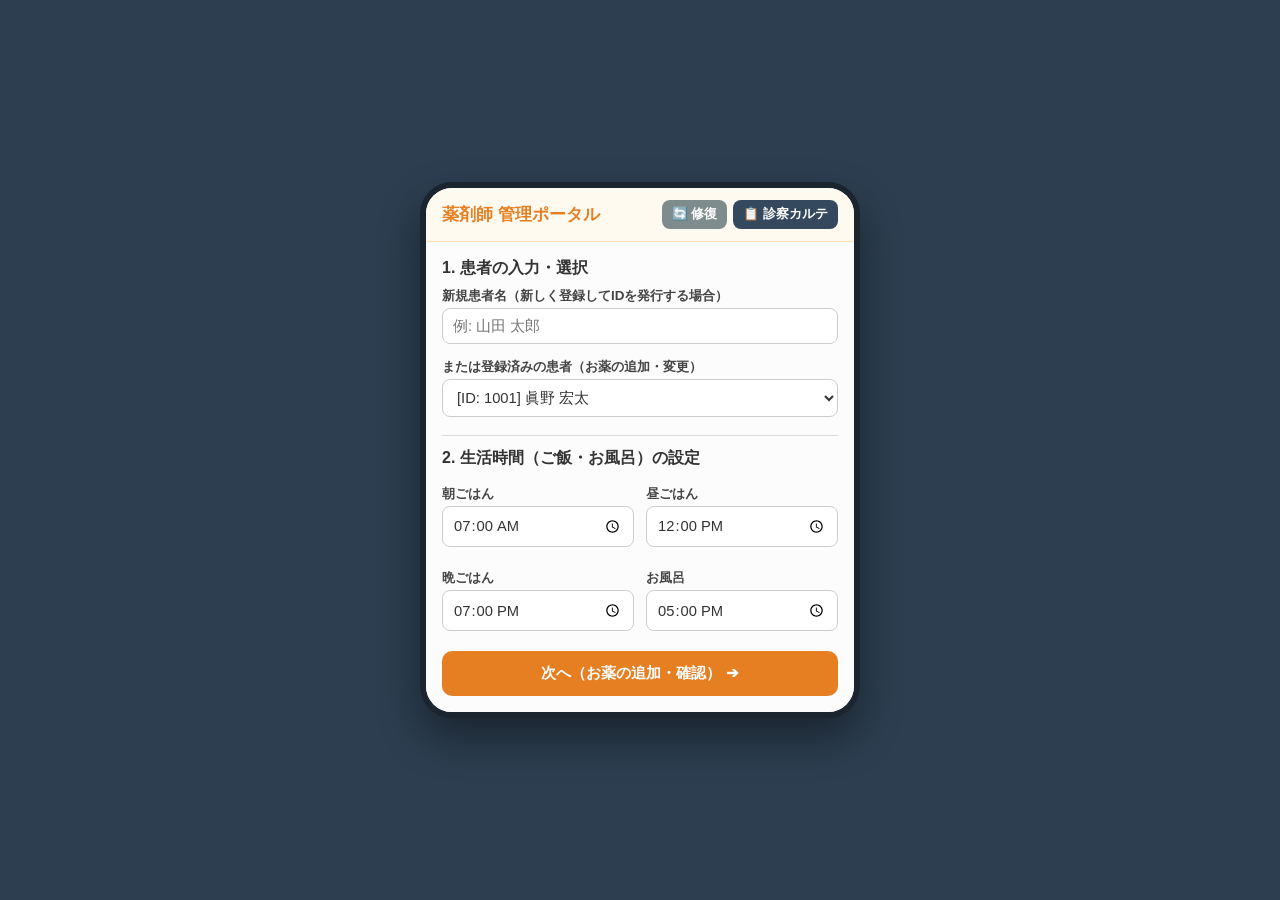
<file: index.html>
<!DOCTYPE html>
<html lang="ja">
<head>
  <meta charset="UTF-8">
  <meta name="viewport" content="width=device-width, initial-scale=1.0">
  <title>薬剤師・看護師 管理ポータル</title>
  <style>
    * {
      box-sizing: border-box;
      margin: 0;
      padding: 0;
      font-family: 'Hiragino Maru Gothic ProN', 'Yu Gothic', 'Meiryo', sans-serif;
      user-select: none;
    }

    body {
      background-color: #2c3e50;
      display: flex;
      justify-content: center;
      align-items: center;
      min-height: 100vh;
      padding: 15px;
    }

    .phone-frame {
      width: 100%;
      max-width: 440px;
      height: auto;
      max-height: 92vh;
      background-color: #ffffff;
      border-radius: 32px;
      box-shadow: 0 20px 40px rgba(0, 0, 0, 0.4);
      display: flex;
      flex-direction: column;
      overflow: hidden;
      border: 6px solid #1a252f;
      position: relative;
    }

    @media (max-width: 500px) {
      body {
        padding: 0;
        background-color: #fcfcfc;
        align-items: stretch;
      }
      .phone-frame {
        max-width: 100%;
        max-height: none;
        min-height: 100dvh;
        border: none;
        border-radius: 0;
        box-shadow: none;
      }
    }

    .app-header {
      background-color: #fffaf0;
      padding: 12px 16px;
      display: flex;
      justify-content: space-between;
      align-items: center;
      border-bottom: 1.5px solid #ffe0b2;
      flex-shrink: 0;
    }

    .header-title {
      font-size: 1.05rem;
      font-weight: 900;
      color: #e67e22;
    }

    .header-actions {
      display: flex;
      gap: 6px;
    }

    .header-mini-btn {
      background: #34495e;
      color: #fff;
      border: none;
      padding: 6px 10px;
      border-radius: 8px;
      font-size: 0.8rem;
      font-weight: 700;
      cursor: pointer;
    }

    .header-reset-btn {
      background: #7f8c8d;
    }

    .app-content {
      flex: 1;
      overflow-y: auto;
      background-color: #fcfcfc;
    }

    .screen {
      display: none;
      padding: 16px;
    }

    .screen.active {
      display: flex;
      flex-direction: column;
    }

    .pharmacist-container h3,
    .carte-container h3 {
      font-size: 1rem;
      font-weight: 900;
      color: #333;
      margin-bottom: 8px;
    }

    .pharmacist-container h4,
    .carte-container h4 {
      font-size: 0.85rem;
      font-weight: 700;
      color: #555;
      margin-bottom: 4px;
    }

    label {
      font-size: 0.84rem;
      font-weight: 700;
      color: #444;
      margin-top: 8px;
      margin-bottom: 3px;
      display: block;
    }

    input[type="text"],
    input[type="time"],
    select,
    textarea {
      width: 100%;
      padding: 9px 10px;
      border: 1.5px solid #ccc;
      border-radius: 8px;
      font-size: 0.92rem;
      margin-bottom: 6px;
      background-color: #fff;
      color: #333;
      user-select: text;
    }

    .time-grid {
      display: grid;
      grid-template-columns: 1fr 1fr;
      gap: 8px 12px;
    }

    .divider {
      margin: 12px 0;
      border: 0;
      height: 1px;
      background: #ddd;
    }

    .action-btn {
      width: 100%;
      padding: 12px;
      background: #2ecc71;
      color: #fff;
      border: none;
      border-radius: 10px;
      font-size: 0.96rem;
      font-weight: 900;
      cursor: pointer;
      margin-top: 10px;
    }

    .action-btn:active {
      transform: scale(0.98);
    }

    .btn-orange {
      background-color: #e67e22;
      margin-top: 14px;
    }

    .btn-blue {
      background-color: #2980b9;
      padding: 9px;
      font-size: 0.88rem;
      margin-top: 0;
      margin-bottom: 8px;
    }

    .btn-green {
      background-color: #27ae60;
      padding: 10px;
      font-size: 0.92rem;
    }

    .target-patient-box {
      background: #fff3e0;
      border: 1.5px solid #ffe0b2;
      border-radius: 8px;
      padding: 8px 12px;
      margin-bottom: 10px;
      font-size: 0.9rem;
      color: #333;
      display: flex;
      justify-content: space-between;
      align-items: center;
    }

    .target-patient-box span {
      font-weight: 900;
      color: #e67e22;
    }

    .target-id-line {
      background: #fff;
      border: 1px solid #f39c12;
      padding: 2px 8px;
      border-radius: 6px;
      font-size: 0.84rem;
      color: #d35400;
    }

    .instruction-box {
      background: #f8f9fa;
      border-left: 4px solid #27ae60;
      padding: 7px 10px;
      margin-bottom: 10px;
      border-radius: 4px;
      font-size: 0.78rem;
      color: #555;
      line-height: 1.4;
    }

    #qr-reader-container {
      display: none;
      margin-bottom: 10px;
    }

    #qr-reader {
      width: 100%;
    }

    .cancel-scan-btn {
      margin-top: 6px;
      width: 100%;
      padding: 8px;
      background: #e74c3c;
      color: #fff;
      border: none;
      border-radius: 6px;
      font-size: 0.85rem;
      font-weight: bold;
      cursor: pointer;
    }

    .checkbox-group,
    .radio-group {
      display: flex;
      flex-wrap: wrap;
      gap: 8px 12px;
      padding: 8px 10px;
      background: #fff;
      border: 1.5px solid #ccc;
      border-radius: 8px;
      margin-bottom: 8px;
    }

    .radio-group {
      background: #f4f9ff;
      border-color: #a5d8ff;
    }

    .checkbox-group label,
    .radio-group label {
      display: flex;
      align-items: center;
      gap: 5px;
      font-size: 0.86rem;
      margin: 0;
      cursor: pointer;
    }

    .registered-medicines-list {
      margin-top: 12px;
    }

    #medicine-list {
      list-style: none;
      max-height: 260px;
      overflow-y: auto;
    }

    .med-edit-card {
      background: #fff;
      border: 1.5px solid #dfe6e9;
      border-left: 4px solid #27ae60;
      border-radius: 10px;
      padding: 9px 10px;
      margin-bottom: 8px;
      font-size: 0.84rem;
    }

    .med-edit-header {
      display: flex;
      justify-content: space-between;
      align-items: center;
      margin-bottom: 6px;
      padding-bottom: 5px;
      border-bottom: 1px dashed #e9ecef;
    }

    .med-edit-title {
      font-size: 0.9rem;
      color: #2d3436;
    }

    .med-meal-slots {
      display: flex;
      flex-direction: column;
      gap: 5px;
      margin-bottom: 6px;
    }

    .meal-slot-row {
      display: flex;
      align-items: center;
      justify-content: space-between;
      background: #f8f9fa;
      padding: 4px 8px;
      border-radius: 6px;
    }

    .meal-slot-check {
      display: flex;
      align-items: center;
      gap: 6px;
      margin: 0;
      font-size: 0.84rem;
      font-weight: 900;
      color: #333;
      cursor: pointer;
    }

    .meal-slot-select {
      width: auto !important;
      min-width: 105px;
      padding: 4px 6px !important;
      margin: 0 !important;
      font-size: 0.82rem !important;
      font-weight: 700;
      border: 1.5px solid #74c0fc !important;
      border-radius: 6px !important;
      background: #fff;
      color: #1864ab;
    }

    .meal-slot-select:disabled {
      opacity: 0.4;
      border-color: #ced4da !important;
      color: #868e96;
    }

    .extra-timing-row {
      display: flex;
      gap: 14px;
      padding: 2px 4px 0;
    }

    .extra-timing-row label {
      display: flex;
      align-items: center;
      gap: 5px;
      margin: 0;
      font-size: 0.82rem;
      color: #495057;
      cursor: pointer;
    }

    .del-med-btn {
      background: #ffe3e3;
      color: #e03131;
      border: none;
      border-radius: 6px;
      padding: 4px 9px;
      font-size: 0.78rem;
      font-weight: 700;
      cursor: pointer;
    }

    .back-step-btn {
      margin-top: 8px;
      width: 100%;
      padding: 9px;
      background: #7f8c8d;
      color: #fff;
      border: none;
      border-radius: 8px;
      font-size: 0.85rem;
      font-weight: 700;
      cursor: pointer;
    }

    .carte-header-badge {
      background: #2c3e50;
      color: #fff;
      text-align: center;
      padding: 7px;
      border-radius: 8px;
      font-size: 0.9rem;
      font-weight: 900;
      margin-bottom: 8px;
    }

    .issued-id-banner {
      background: linear-gradient(135deg, #ebf5fb 0%, #d6eaf8 100%);
      border: 2px solid #2980b9;
      border-radius: 12px;
      padding: 10px;
      margin-top: 8px;
      text-align: center;
    }

    .issued-id-label {
      font-size: 0.82rem;
      font-weight: 900;
      color: #1f618d;
    }

    .issued-id-number {
      font-size: 2rem;
      font-weight: 900;
      color: #154360;
      letter-spacing: 0.12em;
      margin: 2px 0;
      user-select: text;
    }

    .issued-id-note {
      font-size: 0.75rem;
      color: #2c3e50;
    }

    .carte-card {
      background: #fff;
      border: 2px solid #dfe6e9;
      border-radius: 12px;
      padding: 12px;
      margin-top: 8px;
      margin-bottom: 10px;
    }

    .carte-patient-title {
      font-size: 1.15rem;
      font-weight: 900;
      color: #2d3436;
      border-bottom: 2px solid #e67e22;
      padding-bottom: 6px;
      margin-bottom: 10px;
      display: flex;
      justify-content: space-between;
      align-items: baseline;
    }

    .carte-sub {
      font-size: 0.75rem;
      font-weight: 500;
      color: #7f8c8d;
    }

    .carte-section {
      margin-bottom: 10px;
    }

    .carte-schedule-grid {
      display: grid;
      grid-template-columns: 1fr 1fr;
      gap: 4px 8px;
      background: #f8f9fa;
      padding: 8px;
      border-radius: 8px;
      font-size: 0.85rem;
    }

    .carte-med-list {
      list-style: none;
    }

    .carte-med-list li {
      background: #eef7f2;
      border-left: 3px solid #27ae60;
      padding: 7px 9px;
      margin-bottom: 5px;
      border-radius: 4px;
      font-size: 0.85rem;
    }
  </style>
</head>
<body>

  <div class="phone-frame">
    <header class="app-header">
      <div class="header-title">薬剤師 管理ポータル</div>
      <div class="header-actions">
        <button type="button" id="header-reset-btn" class="header-mini-btn header-reset-btn">🔄 修復</button>
        <button type="button" id="header-carte-btn" class="header-mini-btn">📋 診察カルテ</button>
      </div>
    </header>

    <main class="app-content">
      <!-- 画面1: 患者選択 & 生活時間設定 -->
      <section id="screen-step1" class="screen active">
        <div class="pharmacist-container">
          
          <div class="patient-section">
            <h3>1. 患者の入力・選択</h3>
            
            <label for="patient-name-input">新規患者名（新しく登録してIDを発行する場合）</label>
            <input type="text" id="patient-name-input" placeholder="例: 山田 太郎">

            <label for="patient-select">または登録済みの患者（お薬の追加・変更）</label>
            <select id="patient-select">
              <option value="1001">[ID: 1001] 眞野 宏太</option>
            </select>
          </div>

          <hr class="divider">

          <div class="edit-patient-section">
            <h3>2. 生活時間（ご飯・お風呂）の設定</h3>
            <form id="edit-schedule-form">
              <div class="time-grid">
                <div>
                  <label for="sched-bf">朝ごはん</label>
                  <input type="time" id="sched-bf" value="07:00">
                </div>
                <div>
                  <label for="sched-lunch">昼ごはん</label>
                  <input type="time" id="sched-lunch" value="12:00">
                </div>
                <div>
                  <label for="sched-dinner">晩ごはん</label>
                  <input type="time" id="sched-dinner" value="19:00">
                </div>
                <div>
                  <label for="sched-bath">お風呂</label>
                  <input type="time" id="sched-bath" value="17:00">
                </div>
              </div>

              <button type="submit" id="next-step-btn" class="action-btn btn-orange">次へ（お薬の追加・確認） ➔</button>
            </form>
          </div>

        </div>
      </section>

      <!-- 画面2: 服薬情報・QR読み取り -->
      <section id="screen-step2" class="screen">
        <div class="pharmacist-container">
          
          <div class="target-patient-box">
            <div><strong>対象患者: </strong><span id="target-patient-name">未指定</span></div>
            <div class="target-id-line">ID: <strong id="target-patient-id">----</strong></div>
          </div>

          <div class="edit-medicine-section">
            <h3>処方薬・服用タイミングの追加</h3>

            <div class="instruction-box">
              <strong>【手順】</strong> ①薬品名・量・タイミングを入力 → ②「＋ この薬をリストに追加」 → ③下の「確定する」を押す（リスト内で朝・昼・夕の食前/食後も個別に変更できます）
            </div>

            <button type="button" id="start-scan-btn" class="action-btn btn-blue">📷 QRコードから読み込む</button>
            <div id="qr-reader-container">
              <div id="qr-reader"></div>
              <button type="button" id="stop-scan-btn" class="cancel-scan-btn">キャンセル</button>
            </div>

            <form id="add-medicine-form">
              <label for="med-name">薬品名</label>
              <input type="text" id="med-name" placeholder="例: ロキソニン" required>

              <label for="med-dosage">1回の量・注意点</label>
              <input type="text" id="med-dosage" placeholder="例: 1錠（水と一緒に飲む）">

              <label>いつ飲むか（時間帯・複数選択可）</label>
              <div class="checkbox-group">
                <label><input type="checkbox" name="med-timing" value="朝"> 朝</label>
                <label><input type="checkbox" name="med-timing" value="昼"> 昼</label>
                <label><input type="checkbox" name="med-timing" value="夕"> 夕</label>
                <label><input type="checkbox" name="med-timing" value="就寝前"> 就寝前</label>
                <label><input type="checkbox" name="med-timing" value="頓服"> 頓服</label>
              </div>

              <label>食事とのタイミング（食前・食後など）</label>
              <div class="radio-group">
                <label><input type="radio" name="med-meal-timing" value="" checked> 指定なし</label>
                <label><input type="radio" name="med-meal-timing" value="食前"> 食前</label>
                <label><input type="radio" name="med-meal-timing" value="食後"> 食後</label>
                <label><input type="radio" name="med-meal-timing" value="食間"> 食間</label>
                <label><input type="radio" name="med-meal-timing" value="起床時"> 起床時</label>
              </div>

              <button type="submit" class="action-btn btn-green">＋ この薬をリストに追加</button>
            </form>

            <div class="registered-medicines-list">
              <h4>現在の処方薬リスト（各薬の食前・食後もここで調整可能）</h4>
              <ul id="medicine-list"></ul>
            </div>

            <button type="button" id="complete-patient-btn" class="action-btn btn-orange" style="margin-top: 12px;">✅ 患者データを確定する</button>
            <button type="button" id="back-to-step1-btn" class="back-step-btn">⬅ 患者・生活時間設定に戻る</button>
          </div>

        </div>
      </section>

      <!-- 画面3: 診察カルテ & 患者ID案内画面 -->
      <section id="screen-carte" class="screen">
        <div class="carte-container">
          <div class="carte-header-badge">🩺 診察・服薬カルテ確認</div>

          <label for="carte-patient-select">表示する患者を切り替え</label>
          <select id="carte-patient-select"></select>

          <button type="button" id="edit-current-patient-med-btn" class="action-btn btn-orange" style="margin-top: 8px;">💊 この患者にお薬を追加・編集する</button>

          <div class="issued-id-banner">
            <div class="issued-id-label">📲 患者側アプリに入力するID</div>
            <div class="issued-id-number" id="carte-issued-id">1001</div>
            <div class="issued-id-note">患者側アプリのカメラで下のQRコードを読み取ると自動連携します</div>
          </div>

          <div class="carte-card">
            <div class="carte-patient-title">
              <span id="carte-name">---</span> 様
              <span class="carte-sub" id="carte-date">登録日: ---</span>
            </div>

            <div class="carte-section">
              <h4>⏰ 生活スケジュール</h4>
              <div class="carte-schedule-grid" id="carte-schedule-list"></div>
            </div>

            <div class="carte-section">
              <h4>💊 処方薬・服用タイミング</h4>
              <ul class="carte-med-list" id="carte-med-list"></ul>
            </div>

            <div class="carte-section">
              <h4>📝 診察メモ</h4>
              <textarea id="carte-memo" rows="2" placeholder="診察時の所見や申し送り事項を入力..."></textarea>
              <button type="button" id="save-memo-btn" class="action-btn btn-blue" style="margin-top: 6px; padding: 8px;">メモを保存</button>
            </div>
          </div>

          <button type="button" id="new-register-btn" class="action-btn btn-green">＋ 新しい患者を登録する</button>
        </div>
      </section>
    </main>
  </div>

  <script>
    (function () {
      const SHARED_STORAGE_KEY = 'brain_med_app_data';

      const defaultSchedule = [
        { label: '朝ごはん', time: '07:00' },
        { label: '昼ごはん', time: '12:00' },
        { label: '晩ごはん', time: '19:00' },
        { label: 'お風呂', time: '17:00' }
      ];

      const defaultData = {
        currentPatientId: '1001',
        patients: [
          {
            id: '1001',
            name: '眞野 宏太',
            updatedAt: '2026/11/16',
            memo: '血圧安定。食後の飲み忘れに注意。',
            schedule: JSON.parse(JSON.stringify(defaultSchedule)),
            meds: [
              { name: 'ロキソニン', dosage: '1錠', timing: ['朝（食後）', '昼（食後）', '夕（食後）'] }
            ]
          }
        ]
      };

      function sanitizePatient(p) {
        if (!p || typeof p !== 'object' || !p.id || !p.name) return null;
        return {
          id: String(p.id),
          name: String(p.name),
          updatedAt: p.updatedAt || '2026/11/16',
          memo: p.memo || '',
          schedule: Array.isArray(p.schedule) && p.schedule.length > 0
            ? p.schedule
            : JSON.parse(JSON.stringify(defaultSchedule)),
          meds: Array.isArray(p.meds) ? p.meds : []
        };
      }

      function getData() {
        try {
          const saved = localStorage.getItem(SHARED_STORAGE_KEY);
          if (saved) {
            const parsed = JSON.parse(saved);
            if (parsed && Array.isArray(parsed.patients)) {
              const cleanPatients = parsed.patients.map(sanitizePatient).filter(Boolean);
              if (cleanPatients.length > 0) {
                const validCurrentId = cleanPatients.some(p => p.id === String(parsed.currentPatientId))
                  ? String(parsed.currentPatientId)
                  : cleanPatients[0].id;
                return {
                  currentPatientId: validCurrentId,
                  patients: cleanPatients
                };
              }
            }
          }
        } catch (e) {
          console.warn('読み込みエラーのため初期データを使用します:', e);
        }
        const fresh = JSON.parse(JSON.stringify(defaultData));
        saveData(fresh);
        return fresh;
      }

      function saveData(data) {
        try {
          localStorage.setItem(SHARED_STORAGE_KEY, JSON.stringify(data));
        } catch (e) {
          console.warn('保存エラー:', e);
        }
      }

      function generateNextPatientId(patients) {
        let maxNum = 1000;
        patients.forEach(p => {
          const num = parseInt(String(p.id), 10);
          if (!isNaN(num) && num >= 1000 && num < 10000 && num > maxNum) {
            maxNum = num;
          }
        });
        return String(maxNum + 1);
      }

      function encodePatientSyncCode(patient) {
        const payload = {
          id: patient.id,
          name: patient.name,
          updatedAt: patient.updatedAt || '',
          memo: patient.memo || '',
          schedule: patient.schedule || [],
          meds: patient.meds || []
        };
        const bytes = new TextEncoder().encode(JSON.stringify(payload));
        let binStr = '';
        bytes.forEach(b => { binStr += String.fromCharCode(b); });
        return 'MED:' + btoa(binStr);
      }

      function copyTextSafely(text) {
        if (navigator.clipboard && window.isSecureContext) {
          navigator.clipboard.writeText(text).catch(() => {});
        } else {
          const ta = document.createElement('textarea');
          ta.value = text;
          ta.style.position = 'fixed';
          ta.style.opacity = '0';
          document.body.appendChild(ta);
          ta.select();
          document.execCommand('copy');
          document.body.removeChild(ta);
        }
      }

      const MEAL_SLOTS = ['朝', '昼', '夕'];
      const MEAL_OPTIONS = [
        { value: '', label: '指定なし' },
        { value: '食前', label: '食前' },
        { value: '食後', label: '食後' },
        { value: '食間', label: '食間' },
        { value: '起床時', label: '起床時' }
      ];

      function extractMealModifier(text) {
        if (!text) return '';
        if (text.includes('食前')) return '食前';
        if (text.includes('食後')) return '食後';
        if (text.includes('食間')) return '食間';
        if (text.includes('起床')) return '起床時';
        return '';
      }

      function parseMedTimings(timingArr) {
        const state = {
          '朝': { active: false, meal: '' },
          '昼': { active: false, meal: '' },
          '夕': { active: false, meal: '' },
          '就寝前': false,
          '頓服': false
        };

        if (!Array.isArray(timingArr)) return state;

        let globalMeal = '';
        timingArr.forEach(item => {
          const str = String(item);
          const mod = extractMealModifier(str);
          if (str.includes('朝')) {
            state['朝'].active = true;
            if (mod) state['朝'].meal = mod;
          } else if (str.includes('昼')) {
            state['昼'].active = true;
            if (mod) state['昼'].meal = mod;
          } else if (str.includes('夕')) {
            state['夕'].active = true;
            if (mod) state['夕'].meal = mod;
          } else if (str.includes('就寝前')) {
            state['就寝前'] = true;
          } else if (str.includes('頓服')) {
            state['頓服'] = true;
          } else if (mod) {
            globalMeal = mod;
          }
        });

        if (globalMeal) {
          MEAL_SLOTS.forEach(slot => {
            if (state[slot].active && !state[slot].meal) {
              state[slot].meal = globalMeal;
            }
          });
        }

        return state;
      }

      function buildTimingArray(state) {
        const result = [];
        MEAL_SLOTS.forEach(slot => {
          if (state[slot] && state[slot].active) {
            result.push(state[slot].meal ? `${slot}（${state[slot].meal}）` : slot);
          }
        });
        if (state['就寝前']) result.push('就寝前');
        if (state['頓服']) result.push('頓服');
        return result;
      }

      let appData = getData();
      let html5QrCode = null;
      let draftPatient = null;

      function initApp() {
        const step1 = document.getElementById('screen-step1');
        const step2 = document.getElementById('screen-step2');
        const stepCarte = document.getElementById('screen-carte');

        const patientInput = document.getElementById('patient-name-input');
        const patientSelect = document.getElementById('patient-select');
        const targetPatientName = document.getElementById('target-patient-name');
        const targetPatientId = document.getElementById('target-patient-id');
        const editScheduleForm = document.getElementById('edit-schedule-form');
        const nextStepBtn = document.getElementById('next-step-btn');
        const medicineList = document.getElementById('medicine-list');

        function showScreen(targetScreen) {
          if (!targetScreen) return;
          stopScanner();
          [step1, step2, stepCarte].forEach(s => {
            if (s) s.classList.remove('active');
          });
          targetScreen.classList.add('active');
          const contentEl = document.querySelector('.app-content');
          if (contentEl) contentEl.scrollTop = 0;
        }

        function openEditMedForCurrentPatient() {
          const existing = appData.patients.find(p => String(p.id) === String(appData.currentPatientId)) || appData.patients[0];
          if (!existing) return;

          draftPatient = {
            ...existing,
            schedule: Array.isArray(existing.schedule) ? existing.schedule.map(s => ({ ...s })) : [],
            meds: Array.isArray(existing.meds) ? existing.meds.map(m => ({ ...m, timing: [...(m.timing || [])] })) : [],
            isNew: false
          };

          if (targetPatientName) targetPatientName.textContent = draftPatient.name;
          if (targetPatientId) targetPatientId.textContent = draftPatient.id;

          renderDraftMedicineList();
          showScreen(step2);
        }

        renderPatientSelect();
        loadCurrentSchedule();

        const headerResetBtn = document.getElementById('header-reset-btn');
        if (headerResetBtn) {
          headerResetBtn.addEventListener('click', () => {
            if (confirm('保存データを修復して初期状態（眞野 宏太 様）に戻しますか？')) {
              localStorage.removeItem(SHARED_STORAGE_KEY);
              appData = getData();
              if (patientInput) patientInput.value = '';
              renderPatientSelect();
              loadCurrentSchedule();
              showScreen(step1);
              alert('データを修復しました。');
            }
          });
        }

        const headerCarteBtn = document.getElementById('header-carte-btn');
        if (headerCarteBtn) {
          headerCarteBtn.addEventListener('click', () => {
            renderCarteScreen(appData.currentPatientId);
            showScreen(stepCarte);
          });
        }

        const editCurrentMedBtn = document.getElementById('edit-current-patient-med-btn');
        if (editCurrentMedBtn) {
          editCurrentMedBtn.addEventListener('click', openEditMedForCurrentPatient);
        }

        if (patientInput && patientSelect) {
          patientInput.addEventListener('input', () => {
            if (patientInput.value.trim() !== '') {
              patientSelect.value = '';
            }
          });

          patientSelect.addEventListener('change', (e) => {
            const selectedId = e.target.value;
            if (selectedId) {
              appData.currentPatientId = selectedId;
              patientInput.value = '';
              loadCurrentSchedule();
            }
          });
        }

        function proceedToStep2() {
          const newName = patientInput ? patientInput.value.trim() : '';
          const selectedId = patientSelect ? patientSelect.value : '';

          if (!newName && !selectedId) {
            alert('新規患者名を入力するか、登録済みの患者を選択してください。');
            return;
          }

          const scheduleData = [
            { label: '朝ごはん', time: document.getElementById('sched-bf')?.value || '07:00' },
            { label: '昼ごはん', time: document.getElementById('sched-lunch')?.value || '12:00' },
            { label: '晩ごはん', time: document.getElementById('sched-dinner')?.value || '19:00' },
            { label: 'お風呂', time: document.getElementById('sched-bath')?.value || '17:00' }
          ];

          if (newName) {
            const issuedId = generateNextPatientId(appData.patients);
            draftPatient = {
              id: issuedId,
              name: newName,
              updatedAt: new Date().toLocaleDateString('ja-JP'),
              memo: '',
              schedule: scheduleData,
              meds: [],
              isNew: true
            };
            if (targetPatientName) targetPatientName.textContent = `${draftPatient.name}（新規）`;
            if (targetPatientId) targetPatientId.textContent = issuedId;
          } else {
            const existing = appData.patients.find(p => String(p.id) === String(selectedId)) || appData.patients[0];
            draftPatient = {
              ...existing,
              schedule: scheduleData,
              meds: existing && Array.isArray(existing.meds) ? existing.meds.map(m => ({ ...m, timing: [...(m.timing || [])] })) : [],
              isNew: false
            };
            if (targetPatientName) targetPatientName.textContent = draftPatient.name;
            if (targetPatientId) targetPatientId.textContent = draftPatient.id;
          }

          renderDraftMedicineList();
          showScreen(step2);
        }

        if (editScheduleForm) {
          editScheduleForm.addEventListener('submit', (e) => {
            e.preventDefault();
            proceedToStep2();
          });
        }

        if (nextStepBtn) {
          nextStepBtn.addEventListener('click', (e) => {
            e.preventDefault();
            proceedToStep2();
          });
        }

        const addMedicineForm = document.getElementById('add-medicine-form');
        if (addMedicineForm) {
          addMedicineForm.addEventListener('submit', (e) => {
            e.preventDefault();
            if (!draftPatient) return;

            const medNameInput = document.getElementById('med-name');
            const medDosageInput = document.getElementById('med-dosage');
            const name = cleanProductName(medNameInput ? medNameInput.value : '');
            if (!name) return;

            const dosage = medDosageInput ? medDosageInput.value.trim() : '';
            const checkedTimings = Array.from(document.querySelectorAll('input[name="med-timing"]:checked')).map(cb => cb.value);
            const selectedMealRadio = document.querySelector('input[name="med-meal-timing"]:checked');
            const mealModifier = selectedMealRadio ? selectedMealRadio.value : '';

            const formattedTimings = checkedTimings.map(t => {
              if (MEAL_SLOTS.includes(t) && mealModifier) {
                return `${t}（${mealModifier}）`;
              }
              return t;
            });

            if (formattedTimings.length === 0 && mealModifier) {
              formattedTimings.push(mealModifier);
            }

            draftPatient.meds.push({
              name: name,
              dosage: dosage || '指定なし',
              timing: formattedTimings,
              isNewlyAdded: true
            });

            renderDraftMedicineList();
            e.target.reset();
          });
        }

        const completePatientBtn = document.getElementById('complete-patient-btn');
        if (completePatientBtn) {
          completePatientBtn.addEventListener('click', () => {
            if (!draftPatient) return;

            draftPatient.updatedAt = new Date().toLocaleDateString('ja-JP');

            if (draftPatient.isNew) {
              delete draftPatient.isNew;
              appData.patients.push(draftPatient);
            } else {
              const idx = appData.patients.findIndex(p => String(p.id) === String(draftPatient.id));
              if (idx !== -1) {
                delete draftPatient.isNew;
                appData.patients[idx] = draftPatient;
              }
            }

            appData.currentPatientId = draftPatient.id;
            saveData(appData);

            if (patientInput) patientInput.value = '';
            renderPatientSelect();

            renderCarteScreen(draftPatient.id);
            showScreen(stepCarte);
          });
        }

        const backToStep1Btn = document.getElementById('back-to-step1-btn');
        if (backToStep1Btn) {
          backToStep1Btn.addEventListener('click', () => {
            showScreen(step1);
          });
        }

        const cartePatientSelect = document.getElementById('carte-patient-select');
        if (cartePatientSelect) {
          cartePatientSelect.addEventListener('change', (e) => {
            const id = e.target.value;
            if (id) {
              appData.currentPatientId = id;
              saveData(appData);
              renderCarteScreen(id);
            }
          });
        }

        const saveMemoBtn = document.getElementById('save-memo-btn');
        if (saveMemoBtn) {
          saveMemoBtn.addEventListener('click', () => {
            const patient = appData.patients.find(p => String(p.id) === String(appData.currentPatientId));
            if (patient) {
              const memoEl = document.getElementById('carte-memo');
              patient.memo = memoEl ? memoEl.value : '';
              saveData(appData);
              alert('診察メモを保存しました。');
            }
          });
        }

        const newRegisterBtn = document.getElementById('new-register-btn');
        if (newRegisterBtn) {
          newRegisterBtn.addEventListener('click', () => {
            if (patientInput) patientInput.value = '';
            if (patientSelect) patientSelect.value = '';
            showScreen(step1);
          });
        }

        function renderPatientSelect() {
          if (!patientSelect) return;
          patientSelect.innerHTML = '<option value="">-- 患者を選択してください --</option>' +
            appData.patients.map(p => `
              <option value="${p.id}" ${String(p.id) === String(appData.currentPatientId) ? 'selected' : ''}>
                [ID: ${p.id}] ${p.name}
              </option>
            `).join('');
        }

        function loadCurrentSchedule() {
          const patient = appData.patients.find(p => String(p.id) === String(appData.currentPatientId));
          if (!patient || !Array.isArray(patient.schedule)) return;

          const bf = patient.schedule.find(s => s.label === '朝ごはん');
          const lunch = patient.schedule.find(s => s.label === '昼ごはん');
          const dinner = patient.schedule.find(s => s.label === '晩ごはん');
          const bath = patient.schedule.find(s => s.label === 'お風呂');

          if (bf && document.getElementById('sched-bf')) document.getElementById('sched-bf').value = bf.time;
          if (lunch && document.getElementById('sched-lunch')) document.getElementById('sched-lunch').value = lunch.time;
          if (dinner && document.getElementById('sched-dinner')) document.getElementById('sched-dinner').value = dinner.time;
          if (bath && document.getElementById('sched-bath')) document.getElementById('sched-bath').value = bath.time;
        }

        function renderDraftMedicineList() {
          if (!medicineList) return;
          medicineList.innerHTML = '';
          if (!draftPatient || !Array.isArray(draftPatient.meds)) return;

          if (draftPatient.meds.length === 0) {
            medicineList.innerHTML = '<li style="font-size:0.84rem; color:#888; padding:8px;">まだお薬が登録されていません</li>';
            return;
          }

          draftPatient.meds.forEach((med, idx) => {
            const li = document.createElement('li');
            li.className = 'med-edit-card';

            const newBadge = med.isNewlyAdded
              ? '<span style="background:#ff922b;color:#fff;font-size:0.7rem;padding:1px 6px;border-radius:4px;margin-right:5px;">追加</span>'
              : '';

            const slotState = parseMedTimings(med.timing);

            const slotsHtml = MEAL_SLOTS.map(slot => {
              const isChecked = slotState[slot].active;
              const currentMeal = slotState[slot].meal;
              const optionsHtml = MEAL_OPTIONS.map(opt =>
                `<option value="${opt.value}" ${currentMeal === opt.value ? 'selected' : ''}>${opt.label}</option>`
              ).join('');

              return `
                <div class="meal-slot-row">
                  <label class="meal-slot-check">
                    <input type="checkbox" class="slot-active-cb" data-slot="${slot}" ${isChecked ? 'checked' : ''}>
                    ${slot}
                  </label>
                  <select class="meal-slot-select" data-slot="${slot}" ${isChecked ? '' : 'disabled'}>
                    ${optionsHtml}
                  </select>
                </div>
              `;
            }).join('');

            li.innerHTML = `
              <div class="med-edit-header">
                <span class="med-edit-title">${newBadge}<strong>${med.name}</strong>（${med.dosage}）</span>
                <button type="button" class="del-med-btn">削除</button>
              </div>
              <div class="med-meal-slots">
                ${slotsHtml}
              </div>
              <div class="extra-timing-row">
                <label><input type="checkbox" class="extra-slot-cb" data-slot="就寝前" ${slotState['就寝前'] ? 'checked' : ''}> 就寝前</label>
                <label><input type="checkbox" class="extra-slot-cb" data-slot="頓服" ${slotState['頓服'] ? 'checked' : ''}> 頓服</label>
              </div>
            `;

            const syncCardTimings = () => {
              const updatedState = {
                '朝': { active: false, meal: '' },
                '昼': { active: false, meal: '' },
                '夕': { active: false, meal: '' },
                '就寝前': false,
                '頓服': false
              };

              MEAL_SLOTS.forEach(slot => {
                const cb = li.querySelector(`.slot-active-cb[data-slot="${slot}"]`);
                const sel = li.querySelector(`.meal-slot-select[data-slot="${slot}"]`);
                const active = cb ? cb.checked : false;
                if (sel) sel.disabled = !active;
                updatedState[slot] = {
                  active,
                  meal: sel ? sel.value : ''
                };
              });

              const sleepCb = li.querySelector('.extra-slot-cb[data-slot="就寝前"]');
              const tonpukuCb = li.querySelector('.extra-slot-cb[data-slot="頓服"]');
              updatedState['就寝前'] = sleepCb ? sleepCb.checked : false;
              updatedState['頓服'] = tonpukuCb ? tonpukuCb.checked : false;

              draftPatient.meds[idx].timing = buildTimingArray(updatedState);
            };

            li.querySelectorAll('.slot-active-cb, .extra-slot-cb').forEach(cb => {
              cb.addEventListener('change', syncCardTimings);
            });

            li.querySelectorAll('.meal-slot-select').forEach(sel => {
              sel.addEventListener('change', syncCardTimings);
            });

            li.querySelector('.del-med-btn').addEventListener('click', () => {
              draftPatient.meds.splice(idx, 1);
              renderDraftMedicineList();
            });

            medicineList.appendChild(li);
          });
        }

        function renderCarteScreen(patientId) {
          const carteSelect = document.getElementById('carte-patient-select');
          if (carteSelect) {
            carteSelect.innerHTML = appData.patients.map(p => `
              <option value="${p.id}" ${String(p.id) === String(patientId) ? 'selected' : ''}>
                [ID: ${p.id}] ${p.name} 様
              </option>
            `).join('');
          }

          const patient = appData.patients.find(p => String(p.id) === String(patientId)) || appData.patients[0];
          if (!patient) return;

          const issuedIdEl = document.getElementById('carte-issued-id');
          if (issuedIdEl) issuedIdEl.textContent = patient.id;

          const syncCode = encodePatientSyncCode(patient);
          const banner = document.querySelector('.issued-id-banner');
          if (banner) {
            let syncBox = document.getElementById('sync-code-box');
            if (!syncBox) {
              syncBox = document.createElement('div');
              syncBox.id = 'sync-code-box';
              syncBox.style.cssText = 'margin-top:8px; padding-top:8px; border-top:1px dashed #7fb3d5;';
              syncBox.innerHTML = `
                <div style="font-size:0.76rem; font-weight:700; color:#1f618d; margin-bottom:4px;">
                  別デバイス用（QRコード または 連携コード）
                </div>
                <div style="display:flex; gap:4px; margin-bottom:6px;">
                  <input type="text" id="sync-code-input" readonly style="font-size:0.76rem; padding:5px 7px; margin:0; background:#fff; border:1px solid #2980b9; border-radius:6px;">
                  <button type="button" id="copy-sync-code-btn" style="background:#2980b9; color:#fff; border:none; border-radius:6px; padding:5px 11px; font-size:0.78rem; font-weight:700; white-space:nowrap; cursor:pointer;">コピー</button>
                </div>
                <div id="sync-qr-wrap" style="text-align:center;">
                  <img id="sync-qr-img" alt="患者連携QR" style="width:130px; height:130px; border:2px solid #fff; border-radius:8px; background:#fff;">
                </div>
              `;
              banner.appendChild(syncBox);

              document.getElementById('copy-sync-code-btn').addEventListener('click', () => {
                const val = document.getElementById('sync-code-input').value;
                copyTextSafely(val);
                alert('最新の連携コードをコピーしました！');
              });
            }

            const syncInput = document.getElementById('sync-code-input');
            if (syncInput) syncInput.value = syncCode;

            let qrTarget = syncCode;
            if (location.protocol.startsWith('http') && location.href.includes('medicine.kangoshi')) {
              const baseOrigin = location.href.split('/medicine.kangoshi')[0];
              qrTarget = `${baseOrigin}/medicine-app/?sync=${encodeURIComponent(syncCode)}`;
            }
            const qrImg = document.getElementById('sync-qr-img');
            if (qrImg) {
              qrImg.src = `https://api.qrserver.com/v1/create-qr-code/?size=160x160&data=${encodeURIComponent(qrTarget)}`;
            }
          }

          const carteName = document.getElementById('carte-name');
          const carteDate = document.getElementById('carte-date');
          const carteMemo = document.getElementById('carte-memo');
          if (carteName) carteName.textContent = patient.name;
          if (carteDate) carteDate.textContent = `更新日: ${patient.updatedAt || '本日'}`;
          if (carteMemo) carteMemo.value = patient.memo || '';

          const schedContainer = document.getElementById('carte-schedule-list');
          if (schedContainer) {
            schedContainer.innerHTML = (patient.schedule || []).map(s => `
              <div><strong>${s.label}:</strong> ${s.time}</div>
            `).join('');
          }

          const medContainer = document.getElementById('carte-med-list');
          if (medContainer) {
            if (!patient.meds || patient.meds.length === 0) {
              medContainer.innerHTML = '<li style="background:#f9f9f9; border-color:#ccc;">登録されたお薬はありません</li>';
            } else {
              medContainer.innerHTML = patient.meds.map(m => `
                <li>
                  <strong>${m.name}</strong>（${m.dosage}）<br>
                  <span style="color:#27ae60; font-weight:bold;">服用: ${(m.timing || []).join('・') || '指定なし'}</span>
                </li>
              `).join('');
            }
          }
        }

        const startBtn = document.getElementById('start-scan-btn');
        const stopBtn = document.getElementById('stop-scan-btn');
        const readerContainer = document.getElementById('qr-reader-container');

        function loadQrLibraryAndStart() {
          if (typeof Html5Qrcode !== 'undefined') {
            launchCameraScanner();
            return;
          }
          const script = document.createElement('script');
          script.src = 'https://unpkg.com/html5-qrcode';
          script.onload = launchCameraScanner;
          script.onerror = () => {
            alert('QRカメラ機能の読み込みに失敗しました。手入力でお薬を追加してください。');
          };
          document.body.appendChild(script);
        }

        function launchCameraScanner() {
          if (!readerContainer) return;
          readerContainer.style.display = 'block';
          if (!html5QrCode) {
            html5QrCode = new Html5Qrcode('qr-reader');
          }

          html5QrCode.start(
            { facingMode: 'environment' },
            { fps: 10, qrbox: { width: 220, height: 220 } },
            (decodedText) => {
              parseMedicineQR(decodedText);
              stopScanner();
            },
            () => {}
          ).catch(err => {
            alert('カメラの起動に失敗しました: ' + err);
            readerContainer.style.display = 'none';
          });
        }

        if (startBtn) {
          startBtn.addEventListener('click', loadQrLibraryAndStart);
        }

        if (stopBtn) {
          stopBtn.addEventListener('click', stopScanner);
        }

        function stopScanner() {
          if (html5QrCode && html5QrCode.isScanning) {
            html5QrCode.stop().then(() => {
              if (readerContainer) readerContainer.style.display = 'none';
            }).catch(() => {
              if (readerContainer) readerContainer.style.display = 'none';
            });
          } else if (readerContainer) {
            readerContainer.style.display = 'none';
          }
        }

        function cleanProductName(text) {
          return text.replace(/(https?:\/\/[^\s]+|www\.[^\s]+)/g, '').trim();
        }

        function parseMedicineQR(text) {
          let medName = '';
          let dosage = '';
          let timings = [];
          let mealModifier = '';

          const lines = text.split('\n');
          let isJahis = false;

          lines.forEach(line => {
            const cols = line.split(',');
            if (cols[0] === '201' || cols[0] === '281') {
              isJahis = true;
              medName = cols[4] || cols[3] || medName;
              if (cols[5]) dosage = cols[5] + (cols[6] || '');
            }
            if (cols[0] === '301' || cols[0] === '311') {
              const usageText = cols[4] || '';
              extractTimings(usageText, timings);
              const mod = extractMealModifier(usageText);
              if (mod) mealModifier = mod;
            }
          });

          if (!isJahis) {
            try {
              const data = JSON.parse(text);
              medName = data.name || '';
              dosage = data.dosage || '';
              if (Array.isArray(data.timing)) {
                data.timing.forEach(t => {
                  extractTimings(t, timings);
                  const mod = extractMealModifier(t);
                  if (mod) mealModifier = mod;
                });
              }
            } catch (e) {
              medName = text.split(/\s+/)[0] || text;
              extractTimings(text, timings);
              mealModifier = extractMealModifier(text);
            }
          }

          medName = cleanProductName(medName);

          if (medName && document.getElementById('med-name')) document.getElementById('med-name').value = medName;
          if (dosage && document.getElementById('med-dosage')) document.getElementById('med-dosage').value = dosage;

          const checkboxes = document.querySelectorAll('input[name="med-timing"]');
          checkboxes.forEach(cb => {
            cb.checked = timings.includes(cb.value);
          });

          const mealRadios = document.querySelectorAll('input[name="med-meal-timing"]');
          mealRadios.forEach(rb => {
            rb.checked = (rb.value === mealModifier);
          });
        }

        function extractTimings(str, targetArray) {
          if (str.includes('朝') && !targetArray.includes('朝')) targetArray.push('朝');
          if (str.includes('昼') && !targetArray.includes('昼')) targetArray.push('昼');
          if ((str.includes('夕') || str.includes('夜')) && !targetArray.includes('夕')) targetArray.push('夕');
          if ((str.includes('寝') || str.includes('就寝')) && !targetArray.includes('就寝前')) targetArray.push('就寝前');
          if ((str.includes('頓') || str.includes('痛')) && !targetArray.includes('頓服')) targetArray.push('頓服');
        }
      }

      if (document.readyState === 'loading') {
        document.addEventListener('DOMContentLoaded', initApp);
      } else {
        initApp();
      }
    })();
  </script>
</body>
</html>
</file>
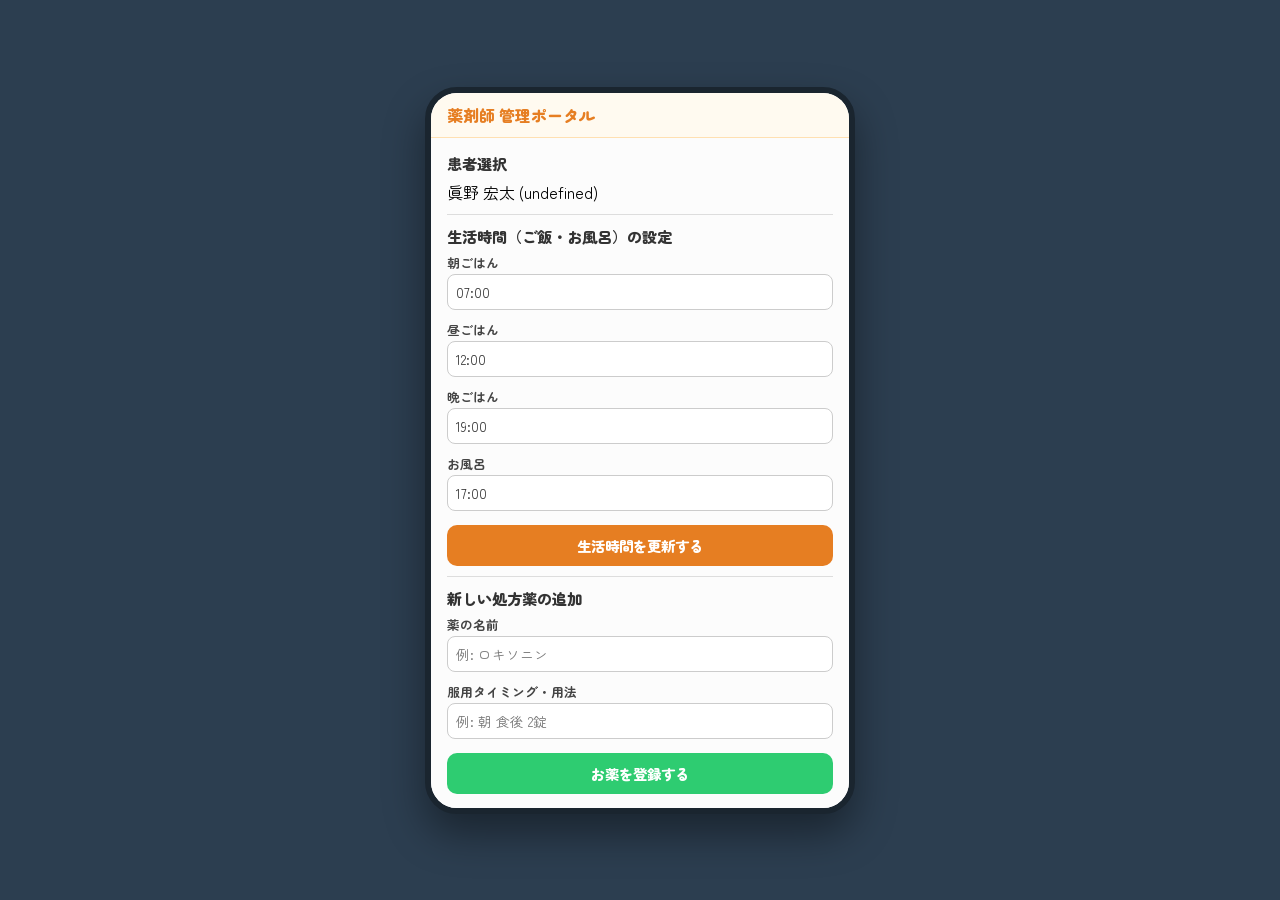
<file: admin.html>
<!DOCTYPE html>
<html lang="ja">
<head>
  <meta charset="UTF-8">
  <meta name="viewport" content="width=device-width, initial-scale=1.0">
  <title>薬剤師用 管理画面</title>
  <link rel="stylesheet" href="style.css">
  <link rel="preconnect" href="https://fonts.googleapis.com">
  <link rel="preconnect" href="https://fonts.gstatic.com" crossorigin>
  <link href="https://fonts.googleapis.com/css2?family=Zen+Maru+Gothic:wght@500;700;900&display=swap" rel="stylesheet">
</head>
<body>

  <div class="phone-frame">
    <header class="app-header admin-header">
      <div class="header-title" style="color: #e67e22;">薬剤師 管理ポータル</div>
    </header>

    <main class="app-content">
      <section class="screen active">
        <div class="pharmacist-container">
          <h3>患者選択</h3>
          <div class="patient-select-list" id="pharmacist-patient-list"></div>

          <hr class="divider">

          <div class="edit-patient-section">
            <h3>生活時間（ご飯・お風呂）の設定</h3>
            <form id="edit-schedule-form">
              <label>朝ごはん</label>
              <input type="text" id="sched-bf" placeholder="7:00">
              <label>昼ごはん</label>
              <input type="text" id="sched-lunch" placeholder="12:00">
              <label>晩ごはん</label>
              <input type="text" id="sched-dinner" placeholder="19:00">
              <label>お風呂</label>
              <input type="text" id="sched-bath" placeholder="17:00">
              <button type="submit" class="action-btn" style="background:#e67e22; margin-top:10px;">生活時間を更新する</button>
            </form>

            <hr class="divider">

            <h3>新しい処方薬の追加</h3>
            <form id="add-med-form">
              <label>薬の名前</label>
              <input type="text" id="input-med-name" placeholder="例: ロキソニン" required>
              
              <label>服用タイミング・用法</label>
              <input type="text" id="input-med-instruction" placeholder="例: 朝 食後 2錠" required>
              
              <button type="submit" class="action-btn" style="margin-top:10px;">お薬を登録する</button>
            </form>
          </div>
        </div>
      </section>
    </main>
  </div>

  <script src="admin.js"></script>
</body>
</html>
</file>
<file: style.css>
* {
  box-sizing: border-box;
  margin: 0;
  padding: 0;
  font-family: 'Zen Maru Gothic', sans-serif;
  user-select: none;
}

body {
  background-color: #2c3e50;
  display: flex;
  justify-content: center;
  align-items: center;
  min-height: 100vh;
  padding: 15px;
}

.phone-frame {
  width: 100%;
  max-width: 430px;
  height: auto;
  max-height: 92vh;
  background-color: #ffffff;
  border-radius: 32px;
  box-shadow: 0 20px 40px rgba(0, 0, 0, 0.4);
  display: flex;
  flex-direction: column;
  overflow: hidden;
  border: 6px solid #1a252f;
  position: relative;
}

.app-header {
  background-color: #fffaf0;
  padding: 10px 16px;
  display: flex;
  justify-content: space-between;
  align-items: center;
  border-bottom: 1px solid #ffe0b2;
}

.header-title {
  font-size: 1rem;
  font-weight: 900;
  color: #e67e22;
}

.header-mini-btn {
  background: #34495e;
  color: #fff;
  border: none;
  padding: 5px 10px;
  border-radius: 8px;
  font-size: 0.78rem;
  font-weight: 700;
  cursor: pointer;
}

.app-content {
  overflow-y: auto;
  background-color: #fcfcfc;
}

.screen {
  display: none;
  padding: 14px 16px;
}

.screen.active {
  display: flex;
  flex-direction: column;
}

.pharmacist-container h3,
.carte-container h3 {
  font-size: 0.95rem;
  font-weight: 900;
  color: #333;
  margin-bottom: 6px;
}

.pharmacist-container h4,
.carte-container h4 {
  font-size: 0.82rem;
  font-weight: 700;
  color: #555;
  margin-bottom: 4px;
}

label {
  font-size: 0.8rem;
  font-weight: 700;
  color: #444;
  margin-top: 6px;
  margin-bottom: 2px;
  display: block;
}

input[type="text"],
input[type="time"],
select,
textarea {
  width: 100%;
  padding: 7px 8px;
  border: 1.5px solid #ccc;
  border-radius: 8px;
  font-size: 0.85rem;
  margin-bottom: 4px;
  background-color: #fff;
  color: #333;
  user-select: text;
}

.time-grid {
  display: grid;
  grid-template-columns: 1fr 1fr;
  gap: 6px 10px;
}

.divider {
  margin: 10px 0;
  border: 0;
  height: 1px;
  background: #ddd;
}

.action-btn {
  width: 100%;
  padding: 10px;
  background: #2ecc71;
  color: #fff;
  border: none;
  border-radius: 10px;
  font-size: 0.9rem;
  font-weight: 900;
  cursor: pointer;
  margin-top: 8px;
}

.action-btn:active {
  transform: scale(0.98);
}

.btn-orange {
  background-color: #e67e22;
  margin-top: 12px;
}

.btn-blue {
  background-color: #2980b9;
  padding: 8px;
  font-size: 0.85rem;
  margin-top: 0;
  margin-bottom: 8px;
}

.btn-green {
  background-color: #27ae60;
  padding: 9px;
  font-size: 0.88rem;
}

.target-patient-box {
  background: #fff3e0;
  border: 1.5px solid #ffe0b2;
  border-radius: 8px;
  padding: 6px 10px;
  margin-bottom: 8px;
  font-size: 0.85rem;
  color: #333;
  display: flex;
  justify-content: space-between;
  align-items: center;
}

.target-patient-box span {
  font-weight: 900;
  color: #e67e22;
}

.target-id-line {
  background: #fff;
  border: 1px solid #f39c12;
  padding: 2px 8px;
  border-radius: 6px;
  font-size: 0.8rem;
  color: #d35400;
}

.instruction-box {
  background: #f8f9fa;
  border-left: 3px solid #27ae60;
  padding: 6px 8px;
  margin-bottom: 8px;
  border-radius: 4px;
  font-size: 0.74rem;
  color: #555;
  line-height: 1.35;
}

#qr-reader-container {
  display: none;
  margin-bottom: 8px;
}

#qr-reader {
  width: 100%;
}

.cancel-scan-btn {
  margin-top: 4px;
  width: 100%;
  padding: 6px;
  background: #e74c3c;
  color: #fff;
  border: none;
  border-radius: 6px;
  font-size: 0.8rem;
  font-weight: bold;
  cursor: pointer;
}

.checkbox-group,
.radio-group {
  display: flex;
  flex-wrap: wrap;
  gap: 6px 10px;
  padding: 6px 8px;
  background: #fff;
  border: 1.5px solid #ccc;
  border-radius: 8px;
  margin-bottom: 6px;
}

.radio-group {
  background: #f4f9ff;
  border-color: #a5d8ff;
}

.checkbox-group label,
.radio-group label {
  display: flex;
  align-items: center;
  gap: 4px;
  font-size: 0.8rem;
  margin: 0;
  cursor: pointer;
}

.registered-medicines-list {
  margin-top: 10px;
}

#medicine-list {
  list-style: none;
  max-height: 230px;
  overflow-y: auto;
}

.med-edit-card {
  background: #fff;
  border: 1.5px solid #dfe6e9;
  border-left: 4px solid #27ae60;
  border-radius: 10px;
  padding: 8px 9px;
  margin-bottom: 7px;
  font-size: 0.8rem;
}

.med-edit-header {
  display: flex;
  justify-content: space-between;
  align-items: center;
  margin-bottom: 6px;
  padding-bottom: 4px;
  border-bottom: 1px dashed #e9ecef;
}

.med-edit-title {
  font-size: 0.85rem;
  color: #2d3436;
}

.med-meal-slots {
  display: flex;
  flex-direction: column;
  gap: 4px;
  margin-bottom: 5px;
}

.meal-slot-row {
  display: flex;
  align-items: center;
  justify-content: space-between;
  background: #f8f9fa;
  padding: 3px 7px;
  border-radius: 6px;
}

.meal-slot-check {
  display: flex;
  align-items: center;
  gap: 5px;
  margin: 0;
  font-size: 0.78rem;
  font-weight: 900;
  color: #333;
  cursor: pointer;
}

.meal-slot-select {
  width: auto !important;
  min-width: 96px;
  padding: 2px 6px !important;
  margin: 0 !important;
  font-size: 0.76rem !important;
  font-weight: 700;
  border: 1.5px solid #74c0fc !important;
  border-radius: 6px !important;
  background: #fff;
  color: #1864ab;
}

.meal-slot-select:disabled {
  opacity: 0.4;
  border-color: #ced4da !important;
  color: #868e96;
}

.extra-timing-row {
  display: flex;
  gap: 12px;
  padding: 2px 4px 0;
}

.extra-timing-row label {
  display: flex;
  align-items: center;
  gap: 4px;
  margin: 0;
  font-size: 0.76rem;
  color: #495057;
  cursor: pointer;
}

.del-med-btn {
  background: #ffe3e3;
  color: #e03131;
  border: none;
  border-radius: 6px;
  padding: 3px 8px;
  font-size: 0.72rem;
  font-weight: 700;
  cursor: pointer;
}

.back-step-btn {
  margin-top: 8px;
  width: 100%;
  padding: 8px;
  background: #7f8c8d;
  color: #fff;
  border: none;
  border-radius: 8px;
  font-size: 0.82rem;
  font-weight: 700;
  cursor: pointer;
}

.carte-header-badge {
  background: #2c3e50;
  color: #fff;
  text-align: center;
  padding: 6px;
  border-radius: 8px;
  font-size: 0.85rem;
  font-weight: 900;
  margin-bottom: 8px;
}

.issued-id-banner {
  background: linear-gradient(135deg, #ebf5fb 0%, #d6eaf8 100%);
  border: 2px solid #2980b9;
  border-radius: 12px;
  padding: 10px;
  margin-top: 8px;
  text-align: center;
}

.issued-id-label {
  font-size: 0.78rem;
  font-weight: 900;
  color: #1f618d;
}

.issued-id-number {
  font-size: 1.9rem;
  font-weight: 900;
  color: #154360;
  letter-spacing: 0.12em;
  margin: 2px 0;
  user-select: text;
}

.issued-id-note {
  font-size: 0.72rem;
  color: #2c3e50;
}

.carte-card {
  background: #fff;
  border: 2px solid #dfe6e9;
  border-radius: 12px;
  padding: 12px;
  margin-top: 8px;
  margin-bottom: 10px;
}

.carte-patient-title {
  font-size: 1.1rem;
  font-weight: 900;
  color: #2d3436;
  border-bottom: 2px solid #e67e22;
  padding-bottom: 6px;
  margin-bottom: 10px;
  display: flex;
  justify-content: space-between;
  align-items: baseline;
}

.carte-sub {
  font-size: 0.72rem;
  font-weight: 500;
  color: #7f8c8d;
}

.carte-section {
  margin-bottom: 10px;
}

.carte-schedule-grid {
  display: grid;
  grid-template-columns: 1fr 1fr;
  gap: 4px 8px;
  background: #f8f9fa;
  padding: 8px;
  border-radius: 8px;
  font-size: 0.8rem;
}

.carte-med-list {
  list-style: none;
}

.carte-med-list li {
  background: #eef7f2;
  border-left: 3px solid #27ae60;
  padding: 6px 8px;
  margin-bottom: 4px;
  border-radius: 4px;
  font-size: 0.8rem;
}
</file>
